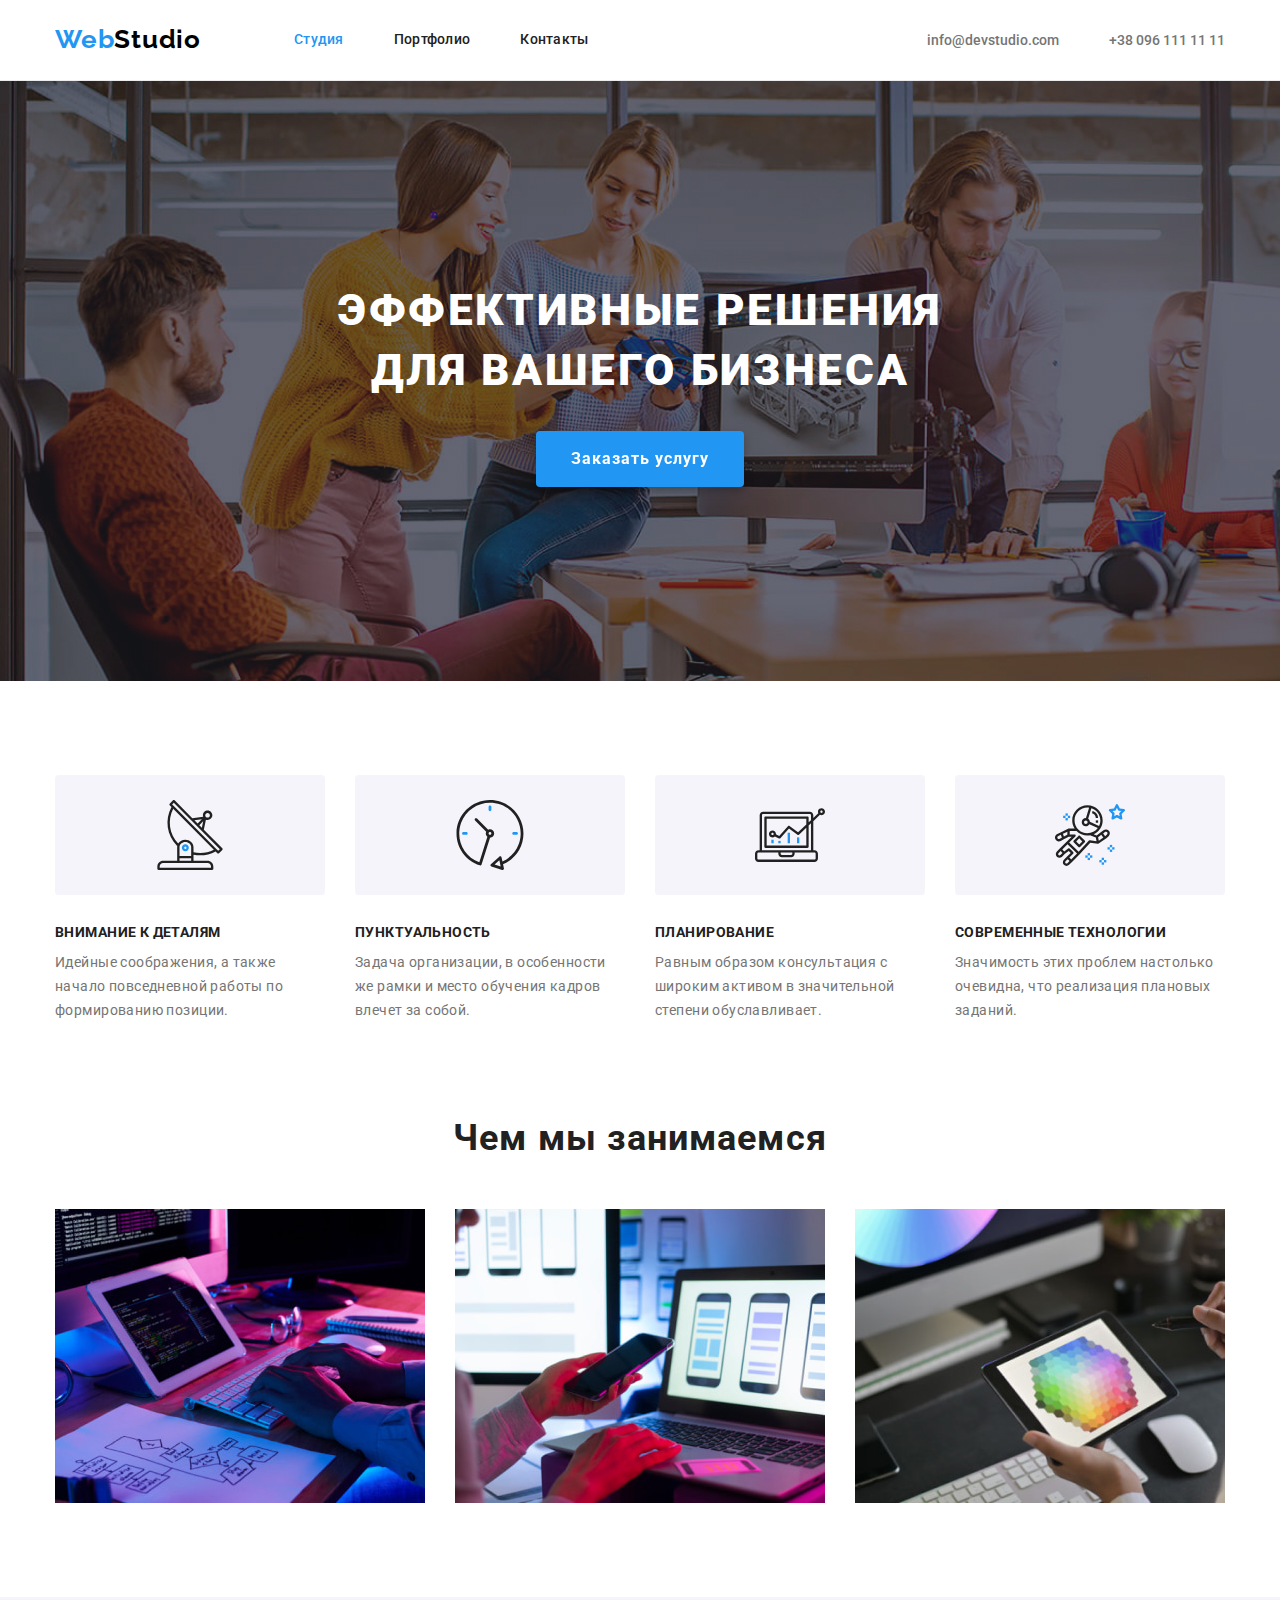
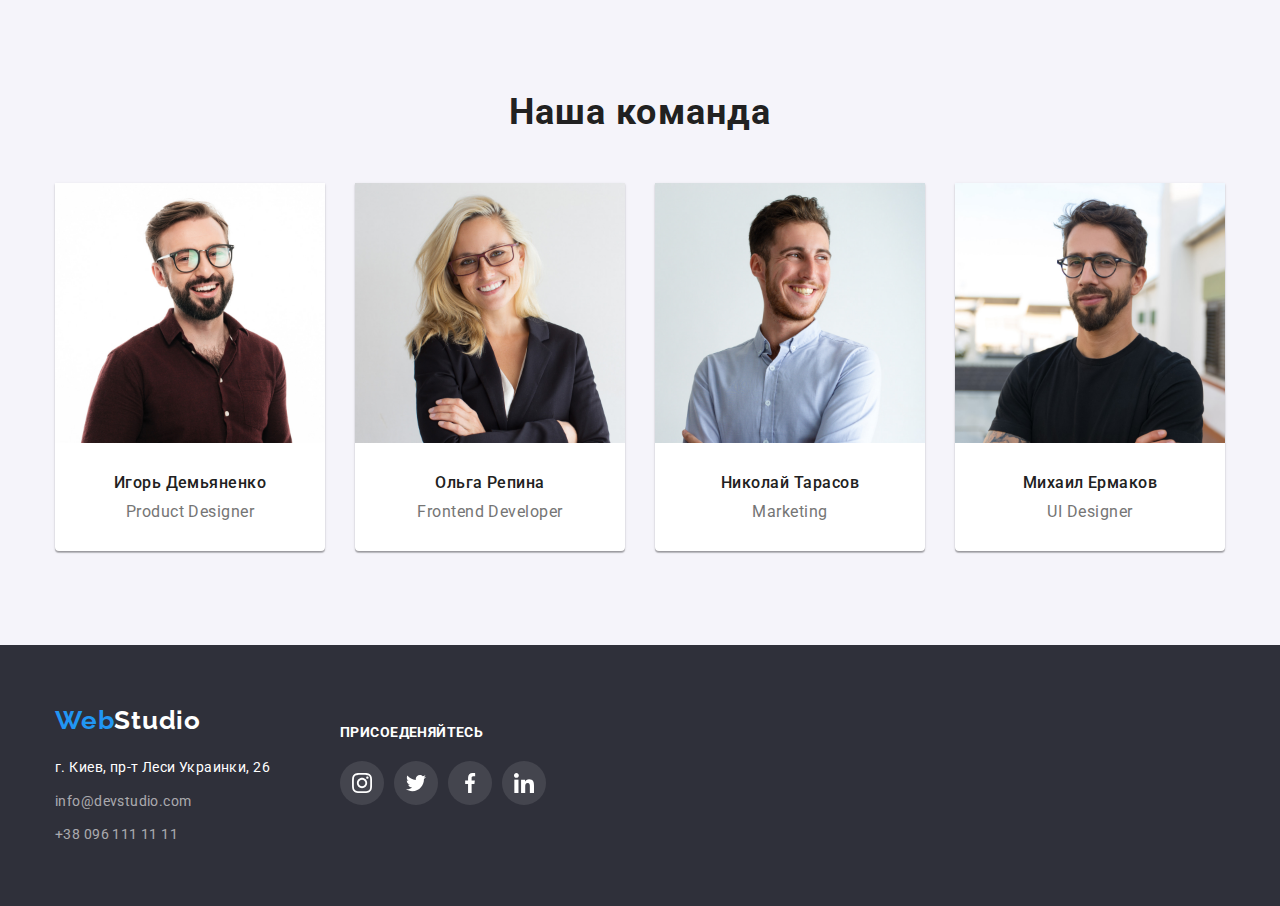
<file: index.html>
<!DOCTYPE html>
<html lang="ru">
  <head>
    <meta charset="UTF-8" />
    <meta http-equiv="X-UA-Compatible" content="IE=edge" />
    <meta name="viewport" content="width=device-width, initial-scale=1.0" />
    <title>Студия</title>
    <link
      rel="stylesheet"
      href="https://cdn.jsdelivr.net/npm/modern-normalize@1.1.0/modern-normalize.min.css"
    />
    <link rel="preconnect" href="https://fonts.googleapis.com" />
    <link rel="preconnect" href="https://fonts.gstatic.com" crossorigin />
    <link
      href="https://fonts.googleapis.com/css2?family=Raleway:wght@700&family=Roboto:wght@400;500;700;900&display=swap"
      rel="stylesheet"
    />
    <link rel="stylesheet" href="./css/styles.css" />
  </head>
  <body>
    <!-- Header -->
    <header class="header">
      <div class="container">
        <nav class="all-nav">
          <a class="logo-header" href="./index.html">
            <span class="accent-logo">Web</span><span class="header-logo">Studio</span></a
          >
          <ul class="site-nav">
            <li class="li-sitenav"><a class="current" href="./index.html">Студия</a></li>
            <li class="li-sitenav"><a href="./portfolio.html">Портфолио</a></li>
            <li class="li-sitenav"><a href="./box.html">Контакты</a></li>
          </ul>
        </nav>
        <ul class="contact-nav">
          <li class="li-c-n icon-mail">
            <a href="info@devstudio.com">info@devstudio.com</a>
          </li>
          <li class="li-c-n icon-phone">
            <a href="+380961111111">+38 096 111 11 11</a>
          </li>
        </ul>
      </div>
    </header>

    <!-- Main -->
    <main>
      <!-- Hero -->
      <section class="hero">
        <div class="container">
          <h1 class="title">Эффективные решения<br />для вашего бизнеса</h1>
          <button class="btn" type="button">Заказать услугу</button>
        </div>
      </section>
      <section class="features">
        <div class="container">
          <h2 class="features h2 visually-hidden">Особенности</h2>
          <ul class="ul-ftrs">
            <li class="li-ftrs icon-antenna">
              <h3 class="features-title">Внимание к деталям</h3>
              <p class="text-ftrs">
                Идейные соображения, а также начало повседневной работы по формированию
                позиции.
              </p>
            </li>

            <li class="li-ftrs icon-clock">
              <h3 class="features-title">Пунктуальность</h3>
              <p class="text-ftrs">
                Задача организации, в особенности же рамки и место обучения кадров влечет
                за собой.
              </p>
            </li>

            <li class="li-ftrs icon-diagram">
              <h3 class="features-title">Планирование</h3>
              <p class="text-ftrs">
                Равным образом консультация с широким активом в значительной степени
                обуславливает.
              </p>
            </li>

            <li class="li-ftrs icon-astronaut">
              <h3 class="features-title">Современные технологии</h3>
              <p class="text-ftrs">
                Значимость этих проблем настолько очевидна, что реализация плановых
                заданий.
              </p>
            </li>
          </ul>
        </div>
      </section>

      <!-- What are we doing -->
      <section class="what-are-we-doing">
        <div class="container">
          <h2 class="title">Чем мы занимаемся</h2>
          <ul class="ul-wawd">
            <li class="img-list">
              <img
                src="./images/what-are-we-doing/img-1.jpg"
                alt="keyboard"
                width="370"
                height="294"
              />
            </li>

            <li class="img-list">
              <img
                src="./images/what-are-we-doing/img-2.jpg"
                alt="mobile"
                width="370"
                height="294"
              />
            </li>

            <li class="img-list">
              <img
                src="./images/what-are-we-doing/img-3.jpg"
                alt="tablet"
                width="370"
                height="294"
              />
            </li>
          </ul>
        </div>
      </section>

      <!-- Team -->
      <section class="team">
        <div class="container">
          <h2 class="title">Наша команда</h2>
          <ul class="ul-team">
            <li class="li-team">
              <img
                src="./images/team-section/img-4.jpg"
                alt="Product Designer"
                width="270"
                height="260"
              />
              <div class="team-text">
                <h3 class="name-team">Игорь Демьяненко</h3>
                <p class="skill" lang="en">Product Designer</p>
              </div>
            </li>
            <li class="li-team">
              <img
                src="./images/team-section/img-5.jpg"
                alt="Frontend Developer"
                width="270"
                height="260"
              />
              <div class="team-text">
                <h3 class="name-team">Ольга Репина</h3>
                <p class="skill" lang="en">Frontend Developer</p>
              </div>
            </li>
            <li class="li-team">
              <img
                src="./images/team-section/img-6.jpg"
                alt="Marketing"
                width="270"
                height="260"
              />
              <div class="team-text">
                <h3 class="name-team">Николай Тарасов</h3>
                <p class="skill" lang="en">Marketing</p>
              </div>
            </li>
            <li class="li-team">
              <img
                src="./images/team-section/img-7.jpg"
                alt="UI Designer"
                width="270"
                height="260"
              />
              <div class="team-text">
                <h3 class="name-team">Михаил Ермаков</h3>
                <p class="skill" lang="en">UI Designer</p>
              </div>
            </li>
          </ul>
        </div>
      </section>
    </main>

    <!-- Footer -->
    <footer class="footer">
      <div class="container div-footer">
        <section>
          <a class="logo-footer" href="./index.html">
            <span class="accent-logo">Web</span><span class="footer-logo">Studio</span></a
          >
          <address class="address">г. Киев, пр-т Леси Украинки, 26</address>
          <ul>
            <li class="li-footer">
              <a class="contact-footer" href="info@devstudio.com">info@devstudio.com</a>
            </li>
            <li class="li-footer">
              <a class="contact-footer" href="+380961111111">+38 096 111 11 11</a>
            </li>
          </ul>
        </section>
        <!-- Присоеденяйтесь -->
        <section class="join">
          <h3 class="title-join">Присоеденяйтесь</h3>
          <ul class="ul-join">
            <li class="li-join"><a class="link-join inst" href=""></a></li>
            <li class="li-join"><a class="link-join twi" href=""></a></li>
            <li class="li-join"><a class="link-join fb" href=""></a></li>
            <li class="li-join"><a class="link-join lin" href=""></a></li>
          </ul>
        </section>
      </div>
    </footer>
  </body>
</html>
</file>
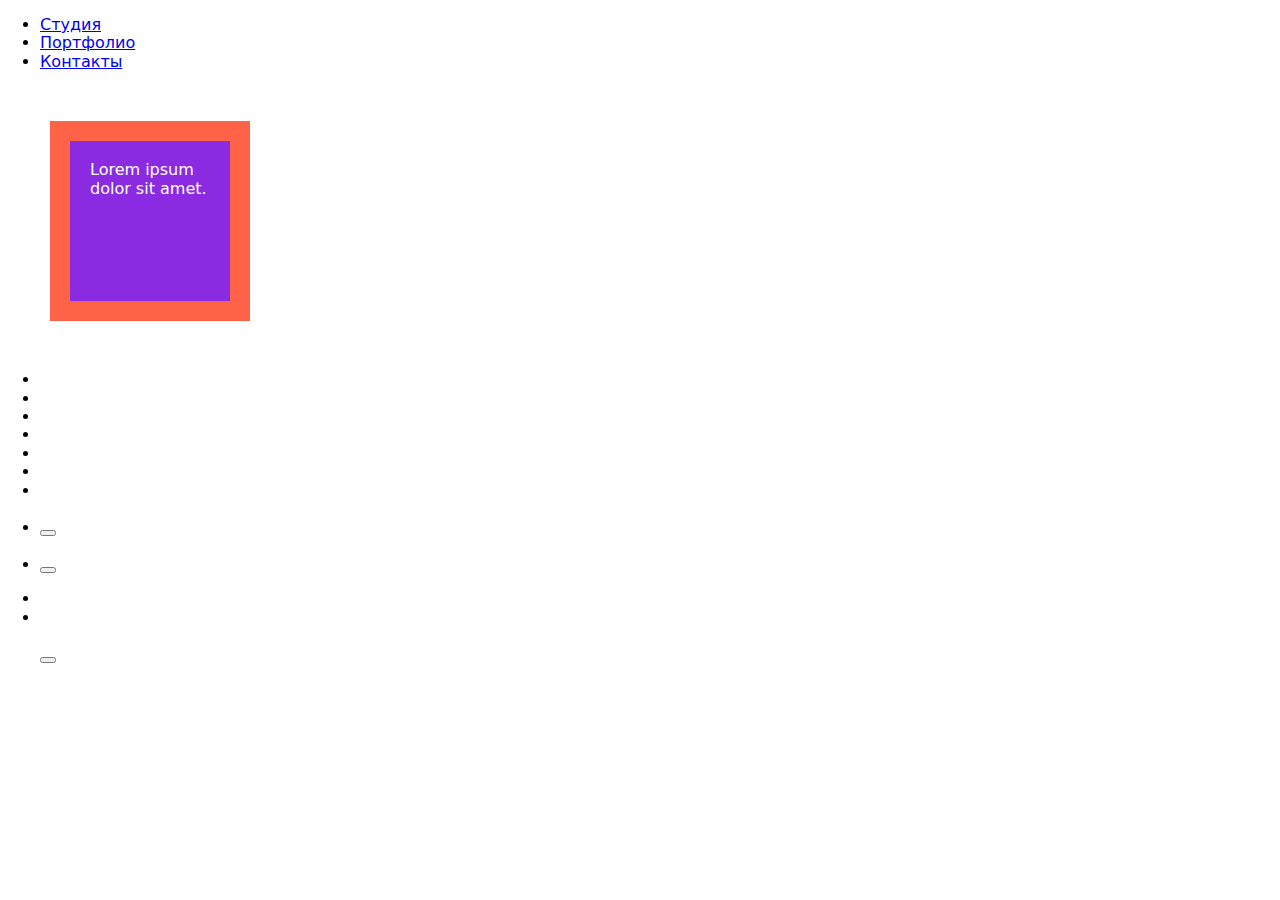
<file: box.html>
<!DOCTYPE html>
<html lang="en">
  <head>
    <meta charset="UTF-8" />
    <meta http-equiv="X-UA-Compatible" content="IE=edge" />
    <meta name="viewport" content="width=device-width, initial-scale=1.0" />
    <title>Для тренировок</title>
    <link
      rel="stylesheet"
      href="https://cdn.jsdelivr.net/npm/modern-normalize@1.1.0/modern-normalize.min.css"
    />
    <link
      href="https://fonts.googleapis.com/css2?family=Raleway:wght@700&family=Roboto:wght@400;500;700;900&display=swap"
      rel="stylesheet"
    />
    <link rel="stylesheet" href="./css/lesson.css" />
  </head>
  <body>
    <header>
      <nav>
        <ul class="site-nav">
          <li><a href="./index.html">Студия</a></li>
          <li><a href="./portfolio.html">Портфолио</a></li>
          <li><a class="current" href="./box.html">Контакты</a></li>
        </ul>
      </nav>
    </header>
    <!-- Main -->
    <div class="box">Lorem ipsum dolor sit amet.</div>
    <ul class="list">
      <li class="link"></li>
      <li class="link"></li>
      <li class="link"></li>
      <li class="link"></li>
      <li class="link"></li>
      <li class="link"></li>
      <li class="link"></li>
    </ul>

    <!-- ul>li*2>span+h3+p+button -->
    <ul>
      <li>
        <span></span>
        <h3></h3>
        <p></p>
        <span></span>
        <button></button>
      </li>
      <li>
        <span></span>
        <h3></h3>
        <p></p>
        <span></span>
        <button></button>
      </li>
    </ul>

    <ul>
      <li></li>
      <li></li>
      <span></span>
      <h3></h3>
      <p></p>
      <button></button>
    </ul>
  </body>
</html>
</file>
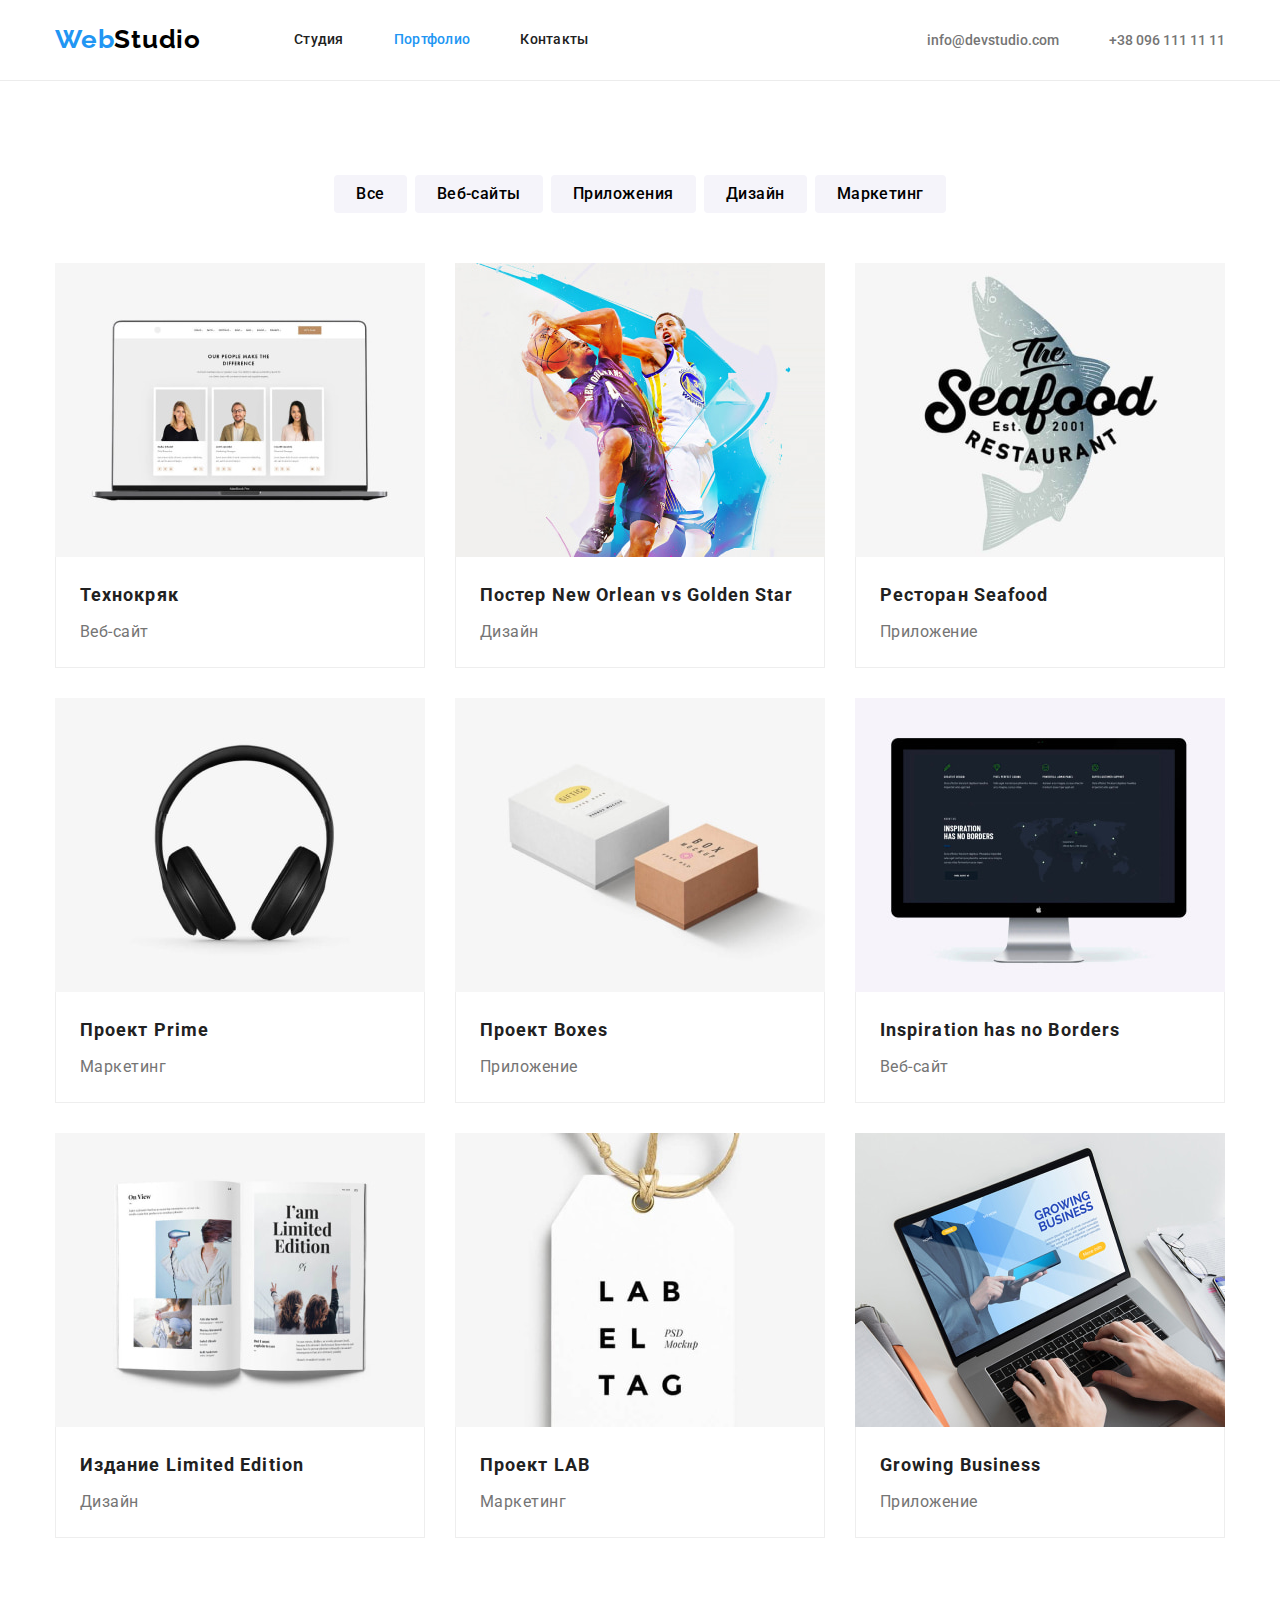
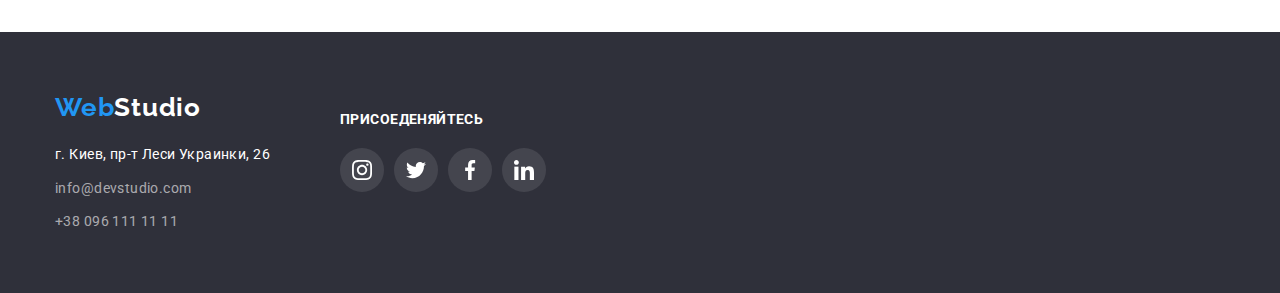
<file: portfolio.html>
<!DOCTYPE html>
<html lang="ru">
  <head>
    <meta charset="UTF-8" />
    <meta http-equiv="X-UA-Compatible" content="IE=edge" />
    <meta name="viewport" content="width=device-width, initial-scale=1.0" />
    <title>Портфолио</title>
    <link
      rel="stylesheet"
      href="https://cdn.jsdelivr.net/npm/modern-normalize@1.1.0/modern-normalize.min.css"
    />
    <link
      href="https://fonts.googleapis.com/css2?family=Raleway:wght@700&family=Roboto:wght@400;500;700;900&display=swap"
      rel="stylesheet"
    />
    <link rel="stylesheet" href="./css/styles.css" />
  </head>
  <body>
    <!-- Header -->
    <header class="header">
      <div class="container">
        <nav class="all-nav">
          <a class="logo-header" href="./index.html">
            <span class="accent-logo">Web</span><span class="header-logo">Studio</span></a
          >
          <ul class="site-nav">
            <li><a href="./index.html">Студия</a></li>
            <li><a class="current" href="./portfolio.html">Портфолио</a></li>
            <li><a href="./box.html">Контакты</a></li>
          </ul>
        </nav>
        <ul class="contact-nav">
          <li class="li-c-n icon-mail">
            <a href="info@devstudio.com">info@devstudio.com</a>
          </li>
          <li class="li-c-n icon-phone">
            <a href="+380961111111">+38 096 111 11 11</a>
          </li>
        </ul>
      </div>
    </header>

    <!-- Main -->
    <main>
      <section class="portfolio">
        <div class="container">
          <!-- Кнопки/Фильтр -->
          <ul class="btn-filter">
            <li><button class="btn-portfolio" type="button">Все</button></li>
            <li><button class="btn-portfolio" type="button">Веб-сайты</button></li>
            <li><button class="btn-portfolio" type="button">Приложения</button></li>
            <li><button class="btn-portfolio" type="button">Дизайн</button></li>
            <li><button class="btn-portfolio" type="button">Маркетинг</button></li>
          </ul>

          <!-- Карточки -->
          <ul class="cards">
            <li class="card">
              <img src="./images/portfolio/por1.jpg" alt="" />
              <div class="card-text">
                <h2 class="name-project">Технокряк</h2>
                <p class="filter-mark">Веб-сайт</p>
              </div>
            </li>
            <li class="card">
              <img src="./images/portfolio/por2.jpg" alt="" />
              <div class="card-text">
                <h2 class="name-project">Постер New Orlean vs Golden Star</h2>
                <p class="filter-mark">Дизайн</p>
              </div>
            </li>
            <li class="card">
              <img src="./images/portfolio/por3.jpg" alt="" />
              <div class="card-text">
                <h2 class="name-project">Ресторан Seafood</h2>
                <p class="filter-mark">Приложение</p>
              </div>
            </li>
            <li class="card">
              <img src="./images/portfolio/por4.jpg" alt="" />
              <div class="card-text">
                <h2 class="name-project">Проект Prime</h2>
                <p class="filter-mark">Маркетинг</p>
              </div>
            </li>
            <li class="card">
              <img src="./images/portfolio/por5.jpg" alt="" />
              <div class="card-text">
                <h2 class="name-project">Проект Boxes</h2>
                <p class="filter-mark">Приложение</p>
              </div>
            </li>
            <li class="card">
              <img src="./images/portfolio/por6.jpg" alt="" />
              <div class="card-text">
                <h2 class="name-project">Inspiration has no Borders</h2>
                <p class="filter-mark">Веб-сайт</p>
              </div>
            </li>
            <li class="card">
              <img src="./images/portfolio/por7.jpg" alt="" />
              <div class="card-text">
                <h2 class="name-project">Издание Limited Edition</h2>
                <p class="filter-mark">Дизайн</p>
              </div>
            </li>
            <li class="card">
              <img src="./images/portfolio/por8.jpg" alt="" />
              <div class="card-text">
                <h2 class="name-project">Проект LAB</h2>
                <p class="filter-mark">Маркетинг</p>
              </div>
            </li>
            <li class="card">
              <img src="./images/portfolio/por9.jpg" alt="" />
              <div class="card-text">
                <h2 class="name-project">Growing Business</h2>
                <p class="filter-mark">Приложение</p>
              </div>
            </li>
          </ul>
        </div>
      </section>
    </main>

    <!-- Footer -->
    <footer class="footer">
      <div class="container div-footer">
        <section>
          <a class="logo-footer" href="./index.html">
            <span class="accent-logo">Web</span><span class="footer-logo">Studio</span></a
          >
          <address class="address">г. Киев, пр-т Леси Украинки, 26</address>
          <ul>
            <li class="li-footer">
              <a class="contact-footer" href="info@devstudio.com">info@devstudio.com</a>
            </li>
            <li class="li-footer">
              <a class="contact-footer" href="+380961111111">+38 096 111 11 11</a>
            </li>
          </ul>
        </section>
        <!-- Присоеденяйтесь -->
        <section class="join">
          <h3 class="title-join">Присоеденяйтесь</h3>
          <ul class="ul-join">
            <li class="li-join"><a class="link-join inst" href=""></a></li>
            <li class="li-join"><a class="link-join twi" href=""></a></li>
            <li class="li-join"><a class="link-join fb" href=""></a></li>
            <li class="li-join"><a class="link-join lin" href=""></a></li>
          </ul>
        </section>
      </div>
    </footer>
  </body>
</html>
</file>
<file: css/styles.css>
:root {
  --color-text: #757575;
  --black-text: #000;
  --light-black-text: #212121;
  --color-focus: #2196f3;
  --white-text: #ffffff;
  --secondary-white: rgba(255, 255, 255, 0.6);
  --primary-backgrounds: #ffffff;
  --secondary-backgrounds: #f5f4fa;
  --footer: #2f303a;
}
body {
  font-family: Roboto, sans-serif;
  font-size: 14px;
  color: var(--color-text);
}
ul {
  list-style: none;
}
h1,
h2,
h3,
h4,
h5,
h6,
p,
ul {
  margin: 0%;
  padding: 0%;
}

.visually-hidden {
  position: absolute;
  width: 1px;
  height: 1px;
  margin: -1px;
  border: 0;
  padding: 0;

  white-space: nowrap;
  clip-path: inset(100%);
  clip: rect(0 0 0 0);
  overflow: hidden;
}

img {
  display: block;
  max-width: 100%;
}

.container {
  /* outline: 2px solid yellow; */

  width: 1200px;

  padding-right: 15px;
  padding-left: 15px;

  margin-right: auto;
  margin-left: auto;
}
/* LOGO Header*/

.header {
  padding-top: 24px;
  padding-bottom: 25px;
  border-bottom: 1px solid #ececec;
}
.header div {
  display: flex;
  align-items: center;
}
.logo-header {
  margin-right: 93px;

  font-family: Raleway, cursive;
  font-weight: 700;
  font-size: 26px;
  line-height: 1.2;
  letter-spacing: 0.03em;
  text-decoration: none;
  color: var(--black-text);
}
.accent-logo {
  color: var(--color-focus);
}
.header-logo {
  color: var(--black-text);
}
.footer-logo {
  color: var(--white-text);
}

/* site nav */

.all-nav {
  display: flex;
  align-items: center;
}
.site-nav {
  display: flex;
}
.site-nav li:not(:last-child) {
  margin-right: 50px;
}
/* .site-nav li {
  margin-right: 50px;
}
.site-nav li:last-child {
  margin-right: 0;
} */

.site-nav a {
  /* padding-top: 32px;
  padding-bottom: 32px; */

  font-weight: 500;
  font-size: 14px;
  line-height: 1.14;
  letter-spacing: 0.02em;
  text-decoration: none;
  color: var(--light-black-text);
}
.site-nav a:hover,
.site-nav a:focus {
  color: var(--color-focus);
}
.site-nav .current {
  color: var(--color-focus);
}

/* Contact nav */

.contact-nav {
  display: flex;
  margin-left: auto;
}
/* .contact-nav a {
  padding-top: 32px;
  padding-bottom: 32px;
} */

.contact-nav .li-c-n + .li-c-n {
  margin-left: 50px;
}
/* .contact-nav li:not(:last-child) {
  margin-right: 50px;
} */

.contact-nav a {
  text-decoration: none;
  font-weight: 500;
  color: var(--color-text);
}
.contact-nav a:hover,
.contact-nav a:focus {
  color: var(--color-focus);
}

/* .li-c-n::before {
  display: inline-block;
  content: '';
  margin-right: 10px;
  background-size: contain;
  background-repeat: no-repeat;
  background-position: center;
}
.icon-mail::before {
  width: 16px;
  height: 12px;
  background-image: url(../images/icon/envelope.svg);
}
.icon-phone::before {
  width: 10px;
  height: 12px;
  background-image: url(../images/icon/smartphone.svg);
} */

/* Hero */

.hero .title {
  margin: 0 0 30px 0;

  font-weight: 900;
  font-size: 44px;
  line-height: 1.36;
  letter-spacing: 0.06em;
  text-transform: uppercase;
  color: var(--white-text);
}
.hero {
  margin-right: auto;
  margin-left: auto;

  padding-top: 200px;
  padding-bottom: 200px;

  max-width: 1600px;
  max-height: 600px;
  text-align: center;

  background-image: linear-gradient(rgba(47, 48, 58, 0.4), rgba(47, 48, 58, 0.4)),
    url(../images/header/header.jpg);
}
.features {
  padding-top: 94px;
}
.features.h2 {
  visibility: hidden;
}
.ul-ftrs {
  display: flex;
  justify-content: center;
}
.ul-ftrs li:not(:last-child) {
  margin-right: 30px;
}
.ul-ftrs li {
  width: 270px;
}

.li-ftrs::before {
  display: block;
  content: '';
  margin-bottom: 30px;

  border-radius: 4px;

  background: #f5f4fa;
}
.icon-antenna::before {
  background-repeat: no-repeat;
  background-position: center;

  height: 120px;

  background-size: 70px;
  background-image: url(../images/icon/antenna\ 1.svg);
}
.icon-clock::before {
  background-repeat: no-repeat;
  background-position: center;

  height: 120px;

  background-size: 70px;
  background-image: url(../images/icon/clock\ 1.svg);
}
.icon-diagram::before {
  background-repeat: no-repeat;
  background-position: center;

  height: 120px;

  background-size: 70px;
  background-image: url(../images/icon/diagram\ 1.svg);
}
.icon-astronaut::before {
  background-repeat: no-repeat;
  background-position: center;

  height: 120px;

  background-size: 70px;
  background-image: url(../images/icon/astronaut\ 1.svg);
}

.features-title {
  margin-bottom: 10px;
  font-weight: 700;
  line-height: 1.14;
  letter-spacing: 0.03em;
  text-transform: uppercase;
  font-size: 14px;
  color: var(--light-black-text);
}
.text-ftrs {
  line-height: 1.71;
  letter-spacing: 0.03em;
}

/* What are we doing */

.what-are-we-doing {
  padding-top: 94px;
  padding-bottom: 94px;
}
.what-are-we-doing .title {
  margin-bottom: 50px;
  font-weight: 700;
  font-size: 36px;
  line-height: 1.17;
  text-align: center;
  letter-spacing: 0.03em;
  color: var(--light-black-text);
}
.ul-wawd {
  display: flex;
  justify-content: center;
}
.ul-wawd li:not(:last-child) {
  margin-right: 30px;
}

/* Team */

.team {
  padding-top: 94px;
  padding-bottom: 94px;
  background-color: var(--secondary-backgrounds);
}
.team .title {
  margin-bottom: 50px;

  font-weight: 700;
  font-size: 36px;
  line-height: 1.17;
  text-align: center;
  letter-spacing: 0.03em;

  color: var(--light-black-text);
}
.ul-team {
  display: flex;
  justify-content: center;
}
.li-team {
  background-color: var(--primary-backgrounds);
  box-shadow: 0px 1px 3px rgba(0, 0, 0, 0.12), 0px 1px 1px rgba(0, 0, 0, 0.14),
    0px 2px 1px rgba(0, 0, 0, 0.2);
  border-radius: 0px 0px 4px 4px;
}
.li-team:not(:last-child) {
  margin-right: 30px;
}
.team-text {
  padding-top: 30px;
  padding-bottom: 30px;

  text-align: center;
}
.name-team {
  margin-bottom: 10px;

  font-weight: 500;
  font-size: 16px;
  line-height: 1.19;
  letter-spacing: 0.03em;
  color: var(--light-black-text);
}
.skill {
  margin: 0;

  font-size: 16px;
  line-height: 1.19;
  letter-spacing: 0.03em;
}

/* Portfolio */

.name-project {
  margin-bottom: 4px;
  font-size: 18px;
  line-height: 2;
  letter-spacing: 0.06em;
  color: var(--light-black-text);
}
.filter-mark {
  font-size: 16px;
  line-height: 1.87;
  letter-spacing: 0.03em;
}

/* Footer */

.footer {
  padding-top: 60px;
  padding-bottom: 60px;

  background-color: var(--footer);
}
.div-footer {
  display: flex;
}
.logo-footer {
  display: inline-block;
  margin-bottom: 20px;
  font-family: Raleway, cursive;
  font-weight: 700;
  font-size: 26px;
  line-height: 1.2;
  letter-spacing: 0.03em;
  text-decoration: none;
  color: var(--black-text);
}
.address {
  margin-right: 70px;
  margin-bottom: 9px;

  font-style: normal;
  font-size: 14px;
  line-height: 1.71;
  letter-spacing: 0.03em;

  color: var(--white-text);
}
.contact-footer {
  font-size: 14px;
  line-height: 24px;
  letter-spacing: 0.03em;
  text-decoration: none;
  color: var(--secondary-white);
}
.contact-footer:hover,
.contact-footer:focus {
  color: var(--color-focus);
}
.li-footer:not(:last-child) {
  margin-bottom: 9px;
}

.join {
  padding-top: 20px;
}
.title-join {
  margin-bottom: 20px;

  font-weight: 700;
  font-size: 14px;
  line-height: 1.14;
  letter-spacing: 0.03em;
  text-transform: uppercase;

  color: #ffffff;
}
.ul-join {
  display: flex;
}
.li-join:not(:last-child) {
  margin-right: 10px;
}

.link-join {
  display: inline-block;
  height: 44px;
  width: 44px;
  background-color: rgba(255, 255, 255, 0.1);
  background-size: 20px;
  background-repeat: no-repeat;
  background-position: center;
  border-radius: 50%;
}
.link-join:hover {
  background-color: #2196f3;
}

.inst {
  background-image: url(../images/icon/instagram.svg);
}
.twi {
  background-image: url(../images/icon/twitter.svg);
}
.fb {
  background-image: url(../images/icon/facebook.svg);
}
.lin {
  background-image: url(../images/icon/linkedin.svg);
}
/* BTN */

button {
  cursor: pointer;
}
.btn {
  padding: 10px 32px;
  filter: drop-shadow(0px 4px 4px rgba(0, 0, 0, 0.25));
  border-radius: 4px;
  border: solid transparent;

  font-family: inherit;
  font-weight: 700;
  font-size: 16px;
  line-height: 1.87;
  letter-spacing: 0.06em;
  background: var(--color-focus);
  color: var(--white-text);
}
.hero .btn:hover,
.hero .btn:focus {
  background: #188ce8;
}
.btn-filter {
  display: flex;
  justify-content: center;
  margin-bottom: 50px;
}
.btn-filter li:not(:last-child) {
  margin-right: 8px;
}
.btn-portfolio {
  border-radius: 4px;
  padding: 6px 22px;

  border: none;

  cursor: pointer;
  font-family: inherit;
  font-weight: 500;
  font-size: 16px;
  line-height: 1.62;
  letter-spacing: 0.03em;
  text-align: center;
  letter-spacing: 0.03em;
  background: var(--secondary-backgrounds);
  color: var(--black-text);
}
.btn-portfolio:hover {
  background: var(--color-focus);
  color: var(--white-text);
}

/* .portfolio {
  width: 230px;
  padding-right: 15px;
  padding-left: 15px;
  margin-right: auto;
  margin-left: auto;
 } */

.portfolio {
  padding-top: 94px;
  padding-bottom: 94px;
}

.cards {
  display: flex;
  flex-wrap: wrap;
}
.card {
  width: calc((100% - 60px) / 3);
  margin-right: 30px;
  margin-bottom: 30px;
  /* background-color: tomato; */
}
.card-text {
  padding: 20px 24px;
  border-right: 1px solid #eeeeee;
  border-bottom: 1px solid #eeeeee;
  border-left: 1px solid #eeeeee;
}
.card:nth-child(3n) {
  margin-right: 0;
}

.card:nth-last-child(-n + 3) {
  margin-bottom: 0;
}
</file>
<file: css/lesson.css>
.box {
  box-sizing: border-box;

  width: 200px;
  height: 200px;
  padding: 20px;
  margin: 50px;

  border: 20px solid tomato;

  background-color: blueviolet;
  color: white;
}

/* .ul-wawd {
  display: flex;
  justify-content: center;} */
</file>
